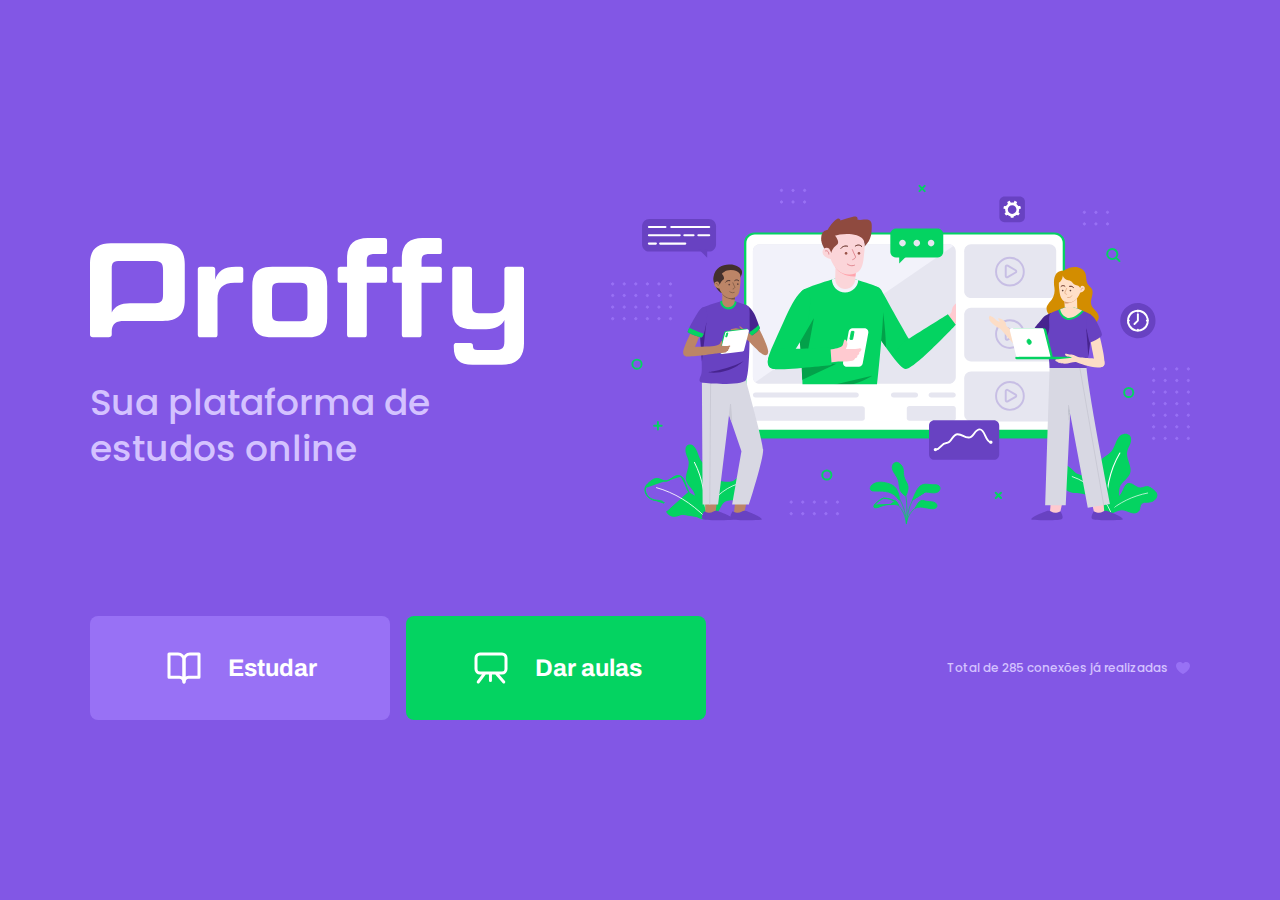
<file: index.html>
<!--
    !+enter para gerar a página padrão
-->

<!-- isso é uma tag <html> -->
<!-- Configurações do meu documento -->
<!-- Todo conteúdo vísivel -->
<!--
HTML

        Hyper Text
            Hiper texto
            <a> -> links
        Markup
            Marcação
        Language
            Linguagem

        Linguagem de marcação
-->
<!-- Extensões instaladas:
-Live server
-Launchbase theme


-->
<!-- Comandos úteis:
-ctrl+b - Fecha explorer
-alt+z - Formata o código para o tamanho da janela
-ctrl+shift+p - Abrir comango
-no comando - shortcuts ou ctrl+k ctrl+r
-ctrl+d com um texto selecionado irá procurar outras aparições e selecionar
-alt selecionar varios lugares para digitar
-->

<!DOCTYPE html>
<html lang="pt-br">  <!-- lang é um atributo. (linguagem) -->
   
<head>
    <meta charset="UTF-8"> <!-- Passe a mão por cima pra ver comentários-->
    <meta name="viewport" content="width=device-width, initial-scale=1.0"> <!-- Configuração para adaptar para telas menores ou maiores-->
    <meta name="theme-color" content="#8257E5">
    
    <title>Proffy | Sua plataforma de estudos online</title> <!-- Título da página -->
    <link rel="shortcut icon" href="/images/favicon.png" type="image/png"><!-- Inserindo icone-->
    <link rel="stylesheet" href="/styles/main.css"> <!-- rel = relação-->
    <link rel="stylesheet" href="/styles/partials/page-landing.css"> <!-- rel = relação-->
    
    
    <link href="https://fonts.googleapis.com/css2?family=Archivo:wght@400;700&amp;family=Poppins:wght@400;600&amp;display=swap" rel="stylesheet">
    
   
</head>
<body id="page-landing"> <!-- tag pai-->
    <!-- Ao colocar estilo na tag pai, ele pode se propagar para as tags filhas-->
    <!-- tags filhos-->
    <div id="container">
        <div class="logo-container">
            <img src="/images/logo.svg" alt="Proffy">
            <h2>Sua plataforma de estudos online</h2>
            
        </div>
        
        <img class="hero-image" src="/images/landing.svg" alt="Plataforma de estudos">
            
        
        <!-- class="red"
        display block, ocupa todo o bloco até a margem
        -->
        <div class="buttons-container">
            <a class="study" href="/study.html">
                
                    <img src="/images/icons/study.svg" alt="Estudar">
                    Estudar
                
               
            </a>
            <a class="give-classes" href="/give-classes.html">
              
                    <img src="/images/icons/give-classes.svg" alt="Dar aulas">
                    Dar aulas
                
            </a>

        </div>
        <p class="total-connections">
            Total de 285 conexões já realizadas
            <img src="/images/icons/purple-heart.svg" alt="Coração roxo">
        </p>
      
    </div>
    

        
   
    
        
    
 
</body>
</html>
</file>
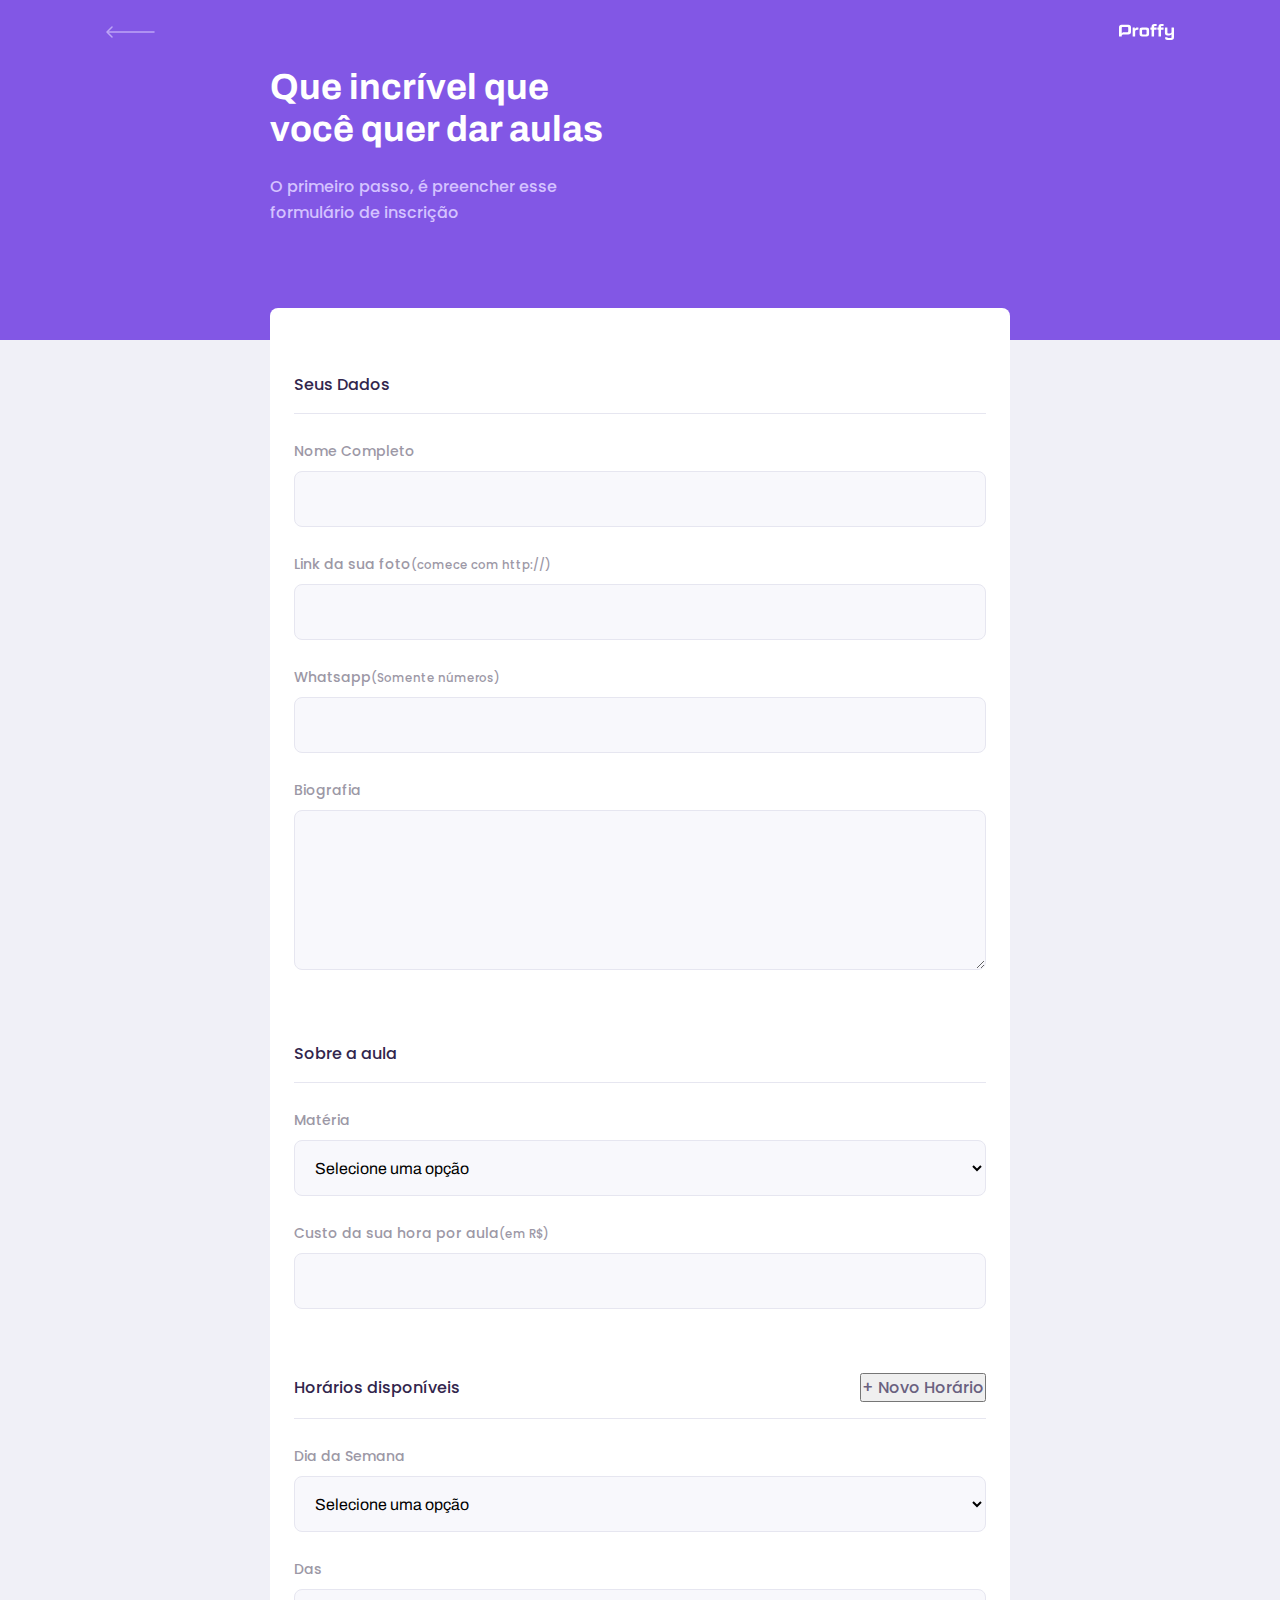
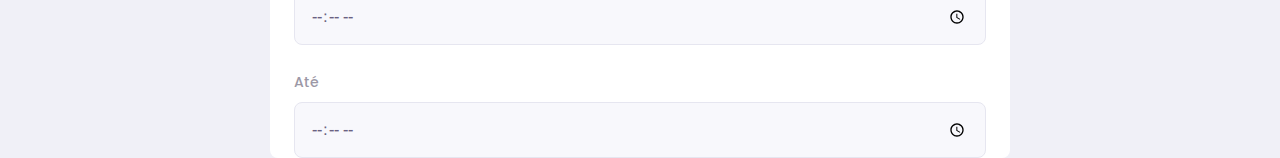
<file: give-classes.html>
<!DOCTYPE html>
<html lang="pt-br">  <!-- lang é um atributo. (linguagem) -->
   
<head>
    <meta charset="UTF-8"> <!-- Passe a mão por cima pra ver comentários-->
    <meta name="viewport" content="width=device-width, initial-scale=1.0"> <!-- Configuração para adaptar para telas menores ou maiores-->
    <title>Proffy | Sua plataforma de estudos online</title> <!-- Título da página -->
    <link rel="stylesheet" href="/styles/main.css"> <!-- rel = relação-->
    <link rel="stylesheet" href="/styles/partials/header.css">
    <link rel="stylesheet" href="/styles/partials/page-give-classes.css"> <!-- rel = relação-->
    <link rel="stylesheet" href="/styles/partials/forms.css">

    
    <link href="https://fonts.googleapis.com/css2?family=Archivo:wght@400;700&amp;family=Poppins:wght@400;600&amp;display=swap" rel="stylesheet">
    
   
</head>
<body id="page-give-classes"> 
    <div id="container">        
      <header class="page-header">
          <div class="top-bar-container">
              <a href="/">
                 <img src="/images/icons/back.svg" alt="Voltar">
              </a>
              <img id="logo" src="/images/logo.svg" alt="Proffy">
          </div>

          <div class="header-content">
              <strong>
                 Que incrível que você quer dar aulas
              </strong>
              <p>O primeiro passo, é preencher esse formulário de inscrição </p>
             
          </div>

      </header>
      <main>
          <form action="" id="create-class">
              <!--Required = campo obrigatorio
                Tipos de entradas - number,url
                tag small
            -->
               <fieldset>
                <legend>Seus Dados</legend>


                <div class="input-block">
                    <label for="name"> Nome Completo</label>
                    <input name="name"  id="name" required>
                </div>

                <div class="input-block">
                    <label for="avatar">Link da sua foto<small>(comece com http://)</small></label>
                    <input name="avatar" id="avatar" type="url" required>

                </div>

                <div class="input-block">
                    <label for="whatsapp">Whatsapp<small>(Somente números)</small></label>
                    <input name="whatsapp" id="whatsapp" type="number" required>

                </div>

                <div class="textarea-block">
                    <label for="bio">Biografia</label>
                    <textarea name="bio" id="bio" required></textarea> <!--Sempre deixar o text area em linha-->

                </div>
               </fieldset>
                
               <fieldset>
                   <legend>Sobre a aula</legend>

                   <div class="select-block">
                       <label for="subject">Matéria</label>
                       <select name="subject" id="subject" required>
                            <option value="">Selecione uma opção</option>
                            <!-- O disabled e hidden estão para mostrar como colocar o campo com a opção de "Selecione uma opção"
                                isso poderá ser usado em casos onde o backend poderá tratar esses dados-->
                            <option value="1">Artes</option>
                            <option value="2">Biologia</option>
                            <option value="3">Ciências</option>
                            <option value="4">Educação física </option>
                            <option value="5">Física</option>
                            <option value="6">Geografia</option>
                            <option value="7">História</option>
                            <option value="8">Matemática</option>
                            <option value="9">Português</option>
                            <option value="10">Química</option>
                       </select>
                   </div>

                   <div class="input-block">
                        <label for="cost">Custo da sua hora por aula<small>(em R$)</small></label>
                        <input name="cost" id="cost" type="number" required>

                   </div>
                   
               </fieldset>

               <fieldset>
                   <legend> 
                       Horários disponíveis
                       <button id="add-time">+ Novo Horário</button>
                   </legend>
                   <div class="schedule-item"> 
                     <div class="select-block">
                            <label for="weekday">Dia da Semana</label>
                            <select name="weekday[]" required>
                              <!--O [] permite que o compo seja enviado com mais de 1 valor-->
                                <option value="" >Selecione uma opção</option>
                                <option value="1">Domingo</option>
                                <option value="2">Segunda-feira</option>
                                <option value="3">Terça-feira</option>
                                <option value="4">Quarta-feira</option>
                                <option value="5">Quinta-feira</option>
                                <option value="6">Sexta-feira</option>
                                <option value="7">Sábado</option>
                                
                            </select>
    
                      </div>
                      <div class="input-block">
                        <label for="time_from">Das</label>
                        <!--<input name="horario" id="time" type="number" min="0" max="24">-->
                        <input name="time_from[]"  type="time">
    
                      </div>
                      <div class="input-block">
                        <label for="to">Até</label>
                        <!--<input name="horario" id="time" type="number" min="0" max="24">-->
                        <input name="to" id="time" type="time">
    
                      </div>
                      

                   </div>
               </fieldset>

          </form>
          
      </main>


    </div>
    

</body>
</html>
</file>
<file: styles/main.css>
:root {
    /* Variáveis CSS*/
   --color-background: #F0F0F7;
   --color-primary-lighter: #9871F5;
   --color-primary-light: #916BEA;
   --color-primary: #8257E5;
   --color-primary-dark: #774DD6;
   --color-primary-darker: #6842C2;
   --color-secondary: #04D361;
   --color-secondary-dark: #04BF58;
   --color-title-in-primary: #FFFFFF;
   --color-text-in-primary: #D4C2FF;
   --color-text-title: #32264D;
   --color-text-complement: #9C98A6;
   --color-text-base: #6A6180;
   --color-line-in-white: #E6E6F0;
   --color-input-background: #F8F8FC;
   --color-button-text: #FFFFFF;
   --color-box-base: #FFFFFF;
   --color-box-footer: #FAFAFC;
   --color-small-info: #C1BCCC;
   
   /* Tamanho da fonte padrão: 16px - 100% - 1 rem*/
   font-size: 60%;  /* Rem - Relativo a fonte que foi setada no root*/

   /*1 em -> relativo a tag pai*/
    
    
}




*{
    
    margin: 0;
    padding: 0;
    box-sizing: border-box;
    /*
    O padrão é content-box
    Medir pelo conteudo
    
    */
}

html,
body{
    height: 100vh;
}


body {
    height: 100vh;
    /* vh view height*/
    background: var(--color-background);
    display: flex;
    align-items: center;
    justify-content:center;
}

body,
input,
button,
textarea{
    font: 500 1.6rem Poppins;
    /*Fonte weight - font size  - family*/
    color: var(--color-text-base)
}

#container{
    width: 90vw;
    
    max-width: 700px;
    /*display: flex;*/
}
@media(min-width: 700px){
    :root{
        font-size:62.5%  ;/*Todo 1 rem vai ser relativo a 10px*/
    }
}






/*
            style
            ---CSS -> Cascading StyleSheet  -- Folha de estilo em cascata
            ---cascata >>> id >>> class >>> tag
           
            ---Tag dentro de id
            #page-landing h1{
                color:gray;
            }
            ---Por tag
            h1{
                color:green;
            }
            ---Por ID
            #red{
                color:red;
            }
            ---Por Classe
            .red{
                color:red;
            }
    -->
        


    <!--<link rel="stylesheet" href="style.css"> -->

    */


    

/*#container{
     box model
    border: 1px solid red;
    
    
    padding: 40px;
    margin: 60px;
    width: 300px;
    height: 300px;

    /*Margem 
    1 valor - todos os lados
    2 valores - em cima e baixo - lados
    3 valores - topo - laterais - baixo
    4 valores - sentido horario inciando por cima
*/
</file>
<file: styles/partials/page-landing.css>
#page-landing{
    background: var(--color-primary);
}

#page-landing #container{
    color: var(--color-text-in-primary);

}
.logo-container{
    text-align: center;
    margin-bottom: 3.2rem;  
  /*O text-align acaba atingindo outros elementos ( ex = imagens)*/
}
.logo-container h2{
    font-weight: 500 ;
    font-size:3.6rem;
    line-height: 4.6rem ;
    margin-top: 0.8rem;

}
.logo-container img{
    height: 10rem;
   
}

.hero-image {
    width: 100%;
}

.buttons-container{
    display: flex;
    justify-content: center;
    margin: 3.2rem 0;
}

.buttons-container a{
    width: 30rem;
    height: 10.4rem;
    
    
    border-radius: 0.8rem;
    /*Raio da borda da box*/
   
    
    font: 700 2.4rem Archivo;
    
    display: flex;
    align-items: center;
    justify-content: center;
    transition: background 0.2s;
    text-decoration: none;

    color: var(--color-button-text);
}

.buttons-container a img{
    width: 4rem;
    margin-right: 2.4rem;
}

.buttons-container a.study{
    background: var(--color-primary-lighter);
    margin-right: 1.6rem;
}

.buttons-container a.study:hover{
    /*Acionada quando passar por cima do elemento*/
    background-color: var(--color-primary-light);

}

.buttons-container a.give-classes{
    background: var(--color-secondary);
}

.buttons-container a.give-classes:hover{
    background-color: var(--color-secondary-dark);
}

.total-connections{
    font-size: 1.8rem;
    display: flex;
    justify-content: center;
    align-items: center;
}

.total-connections img{
    margin-left: 0.8rem;
}

@media(max-width:699px){
    :root{
        font-size:40%; 
    }
}




@media (min-width: 1100px){
/*Regra será aplicada quando a largura for maior que 1100 px*/
    #page-landing #container{
        max-width: 1100px;
        display: grid; 
        /*Grid - porcentagem ou fr(frações iguais) ou px*/
        grid-template-columns: 2fr 1fr 2fr;
        grid-template-rows: 350px 1fr;
        grid-template-areas: 
        "proffy image image"
        "button button texting";
        column-gap: 87px;
        row-gap: 86px;
        
        /*Espaçamento entre áreas do grid*/
    }
    .logo-container{
        grid-area:proffy;
        text-align: initial;
        /*Alinha com o começo do grid*/
        align-self: center;
        /*Alinha o conteúdo ao centro impedindo de escapar do grid*/
        margin-bottom: 0;

    }

    .logo-container img{
        
        height:127px;
        
    }

    .buttons-container{
        grid-area: button;
        justify-content: flex-start;
        margin: 0;
        /*Justificado ao inicio do flex*/
    }
    .hero-image{
        grid-area: image;
        height: 350px;
    }
    .total-connections{
        grid-area: texting;
        justify-self: end;
        font-size: 1.2rem;
      
    }

}
</file>
<file: styles/partials/header.css>
.page-header{
   
    background-color: var(--color-primary);
   
    display: flex;
    flex-direction: column;
    
}

.page-header .top-bar-container {
    width: 90%;
    margin: 0 auto;
    display: flex;
    align-items: center;
    justify-content: space-between;
    padding: 1.6rem;
}

.page-header .top-bar-container a{
    height: 3.2rem;    
    transition: opacity 0.2s;
    /*Vai de 0 a 1 - sendo 1 o máximo*/
}

.page-header .top-bar-container a:hover{
    opacity:0.3;

}

.page-header .top-bar-container > img{
   
    height: 1.6rem;
}



.page-header .header-content {
    width: 90%;
    margin: 3.2rem auto;
    position: relative;
}  

.page-header .header-content strong{
    font: 700 3.6rem Archivo;
    line-height: 4.2rem;
    color: var(--color-title-in-primary) ;
}
 
.page-header .header-content p{
    max-width: 30rem;
    font-size: 1.6rem;
    line-height: 2.6rem;
    color: var(--color-text-in-primary);
    margin-top: 2.4rem;
}


@media(min-width: 700px){
    
    .page-header {
        height: 340px;
    }

    .page-header .top-bar-container{
        max-width: 1100px;
    }

    .page-header .header-content{
        max-width: 740px;

        margin: 0 auto;
        flex: 1 1;
        padding-bottom: 48px;
        display: flex;
        flex-direction: column;
        justify-content: center;
    }

    .page-header .header-content strong{
        max-width: 350px;
    }

}
</file>
<file: styles/partials/page-give-classes.css>
#page-give-classes #container{
    width:100vw;
    height:100vh;
}

#page-give-classes .page-header .header-content{
    margin-bottom: 6.4rem;
}


#page-give-classes main{
    background: var(--color-box-base);
    width: 100%;
    max-width: 74rem;
    border-radius: 0.8rem;
    margin: -3.2rem auto 3.2rem;
    padding-top: 6.4rem;
}


#page-give-classes fieldset{
    border: none;
    padding: 0 2.4rem;
}

#page-give-classes fieldset legend{
    font: 700 x.4rem Archivo;
    color: var(--color-text-title);
    margin-bottom: 2.4rem;

    display: flex;
    align-items: center;
    justify-content: space-between;

    width: 100%;
    padding-bottom: 1.6rem;
    border-bottom: 1px solid var(--color-line-in-white);
}

#page-give-classes fieldset+fieldset{
    margin-top: 6.4rem;
}


/* o "+"
Na configuração abaixo o + é utilizado para selecionar um input block 
que segue outro input block.

*/
#page-give-classes .input-block+.input-block,
#page-give-classes .input-block+.textarea-block,
#page-give-classes .select-block+.input-block{
    margin-top: 2.4rem;
}




@media(min-width:700px){
    #page-give-classes #container{
        max-width: 100vw;
    }
}
</file>
<file: styles/partials/forms.css>
.select-block label,
.input-block label,
.textarea-block label{
    font-size: 1.4rem;
    color:var(--color-text-complement)
}

.input-block input,
.select-block select,
.textarea-block textarea{
    width: 100%;
    height:5.6rem;
    margin-top: 0.8rem;
    border-radius:0.8rem;
    background: var(--color-input-background);
    border: 1px solid var(--color-line-in-white);
    outline: 0;
    /*o outline , quando ativado dá a ideia de seleção do campo*/
    padding: 0 1.6rem;
    font: 1.6rem Archivo;
}

.textarea-block textarea{
    padding: 1.2rem 1.6rem;
    height: 16rem;
    resize: vertical;

    /*Permite mudar o tamanho apenas na vertical*/
}


.input-block,
.textarea-block{
    position: relative;
}
.input-block:focus-within::after,
.textarea-block:focus-within::After{
    content:"";

    width: calc(100%-3.2rem);
    height:2px;
    background: var(--color-primary-light);
    position: absolute;
    /**/
    left:1.6rem;
    right: 1.6rem;
    bottom:0;
}
</file>
